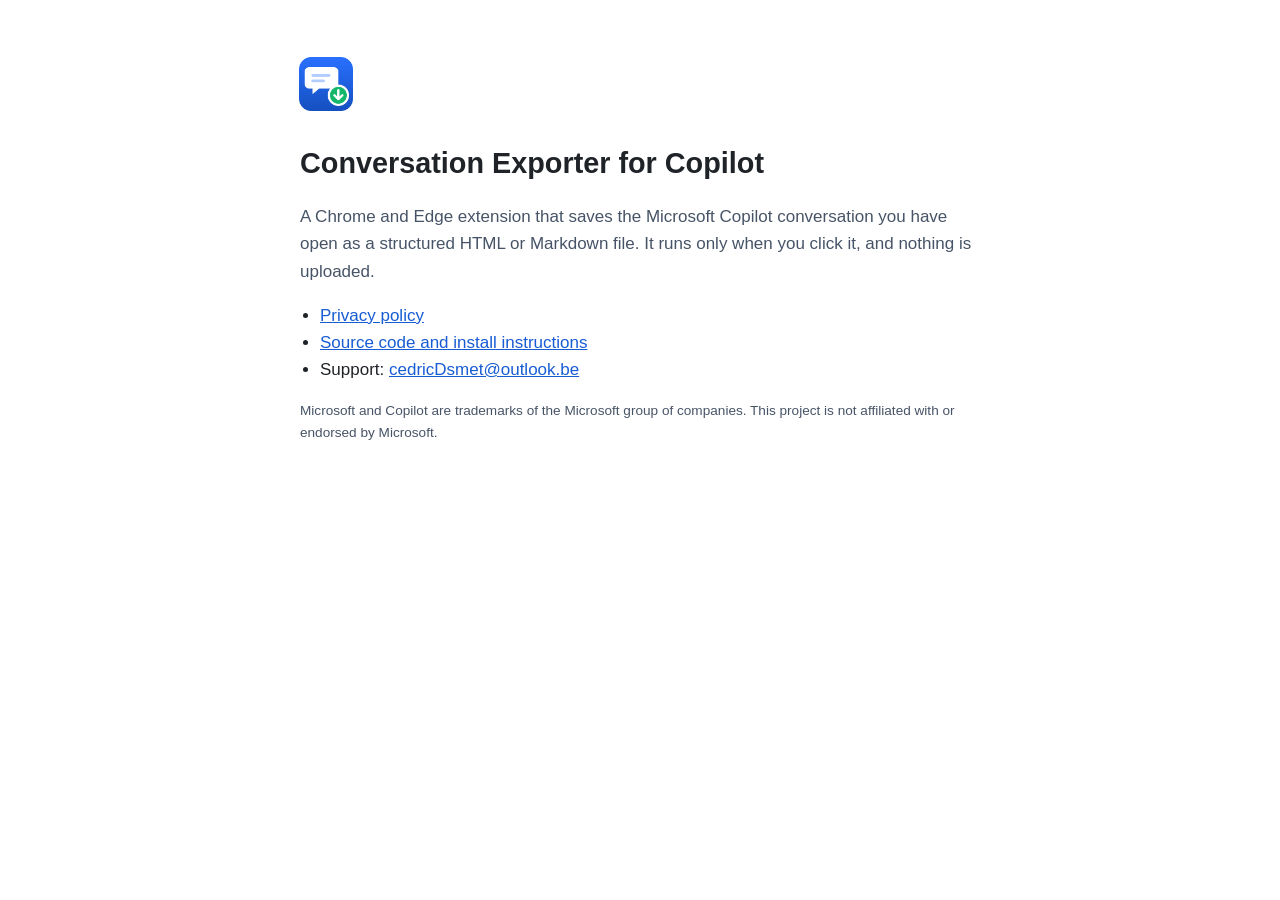
<file: docs/index.html>
<!doctype html>
<html lang="en">
<head>
<meta charset="utf-8">
<meta name="viewport" content="width=device-width,initial-scale=1">
<title>Conversation Exporter for Copilot</title>
<link rel="icon" href="icon.png">
<style>
  body{font:17px/1.6 -apple-system,"Segoe UI",Roboto,Helvetica,Arial,sans-serif;color:#1f2328;background:#fff;margin:0;padding:48px 16px}
  main{max-width:680px;margin:0 auto}
  img.logo{width:72px;height:72px;margin:0 0 12px -10px}
  h1{font-size:1.8rem;margin:0 0 8px}
  p{color:#475467}
  a{color:#175cd3}
  ul{padding-left:20px}
  @media (prefers-color-scheme:dark){body{background:#111418;color:#e6e8eb}p{color:#98a2b3}a{color:#7aa7ff}}
</style>
</head>
<body>
<main>
<img class="logo" src="icon.png" alt="">
<h1>Conversation Exporter for Copilot</h1>
<p>A Chrome and Edge extension that saves the Microsoft Copilot conversation you have open as a structured HTML or Markdown file. It runs only when you click it, and nothing is uploaded.</p>
<ul>
  <li><a href="privacy-policy.html">Privacy policy</a></li>
  <li><a href="https://github.com/CedricDsmet/conversation-exporter-for-copilot">Source code and install instructions</a></li>
  <li>Support: <a href="mailto:cedricDsmet@outlook.be">cedricDsmet@outlook.be</a></li>
</ul>
<p style="font-size:.85rem">Microsoft and Copilot are trademarks of the Microsoft group of companies. This project is not affiliated with or endorsed by Microsoft.</p>
</main>
</body>
</html>
</file>
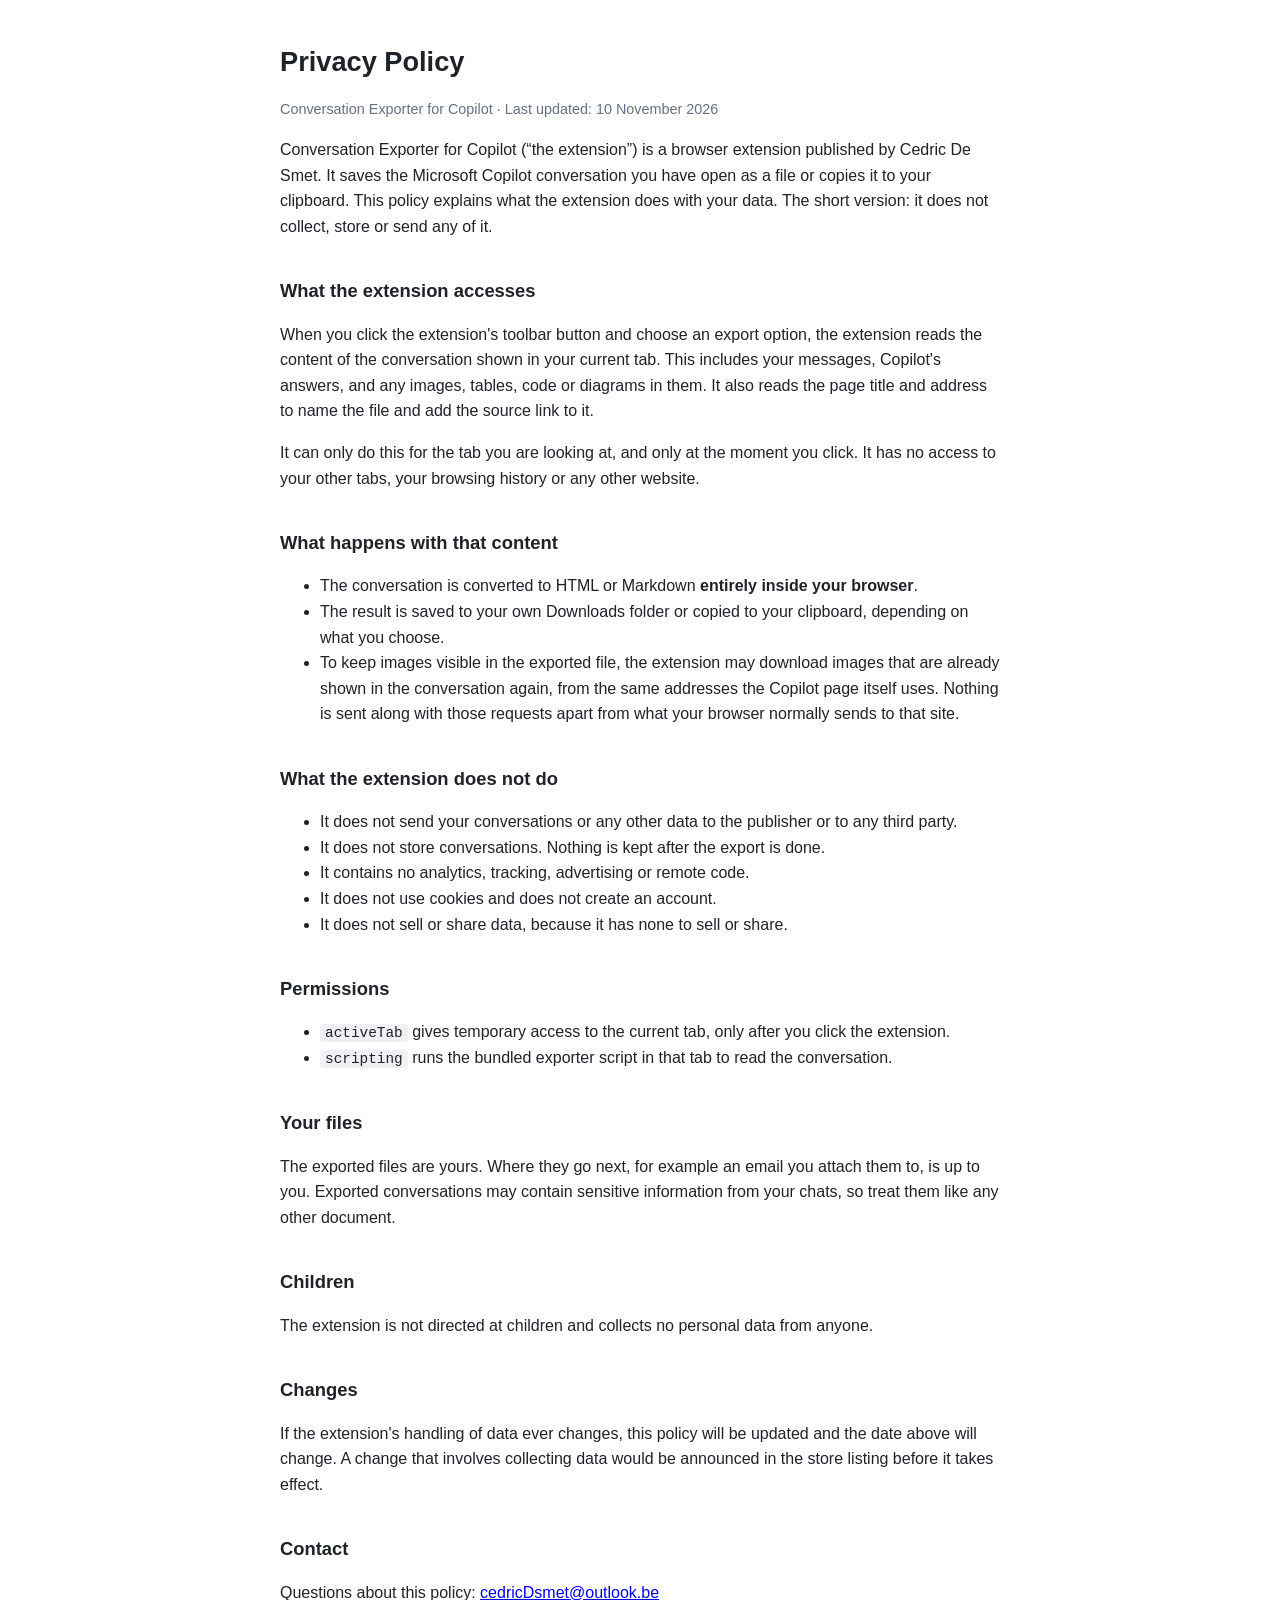
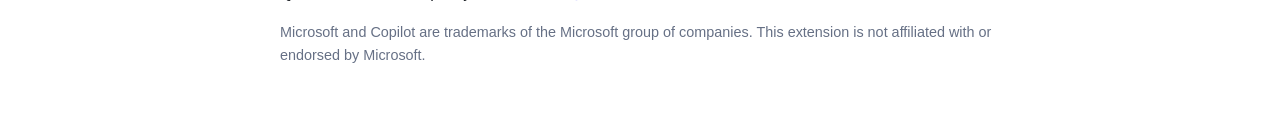
<file: docs/privacy-policy.html>
<!doctype html>
<html lang="en">
<head>
<meta charset="utf-8">
<meta name="viewport" content="width=device-width,initial-scale=1">
<title>Privacy Policy – Conversation Exporter for Copilot</title>
<style>
  body{font:16px/1.6 -apple-system,"Segoe UI",Roboto,Helvetica,Arial,sans-serif;color:#1f2328;background:#fff;margin:0;padding:40px 16px}
  main{max-width:720px;margin:0 auto}
  h1{font-size:1.7rem;margin:0 0 4px}
  h2{font-size:1.15rem;margin:2em 0 .4em}
  .meta{color:#667085;font-size:.9rem}
  code{background:#eef0f3;padding:1px 5px;border-radius:4px;font-size:.9em}
  @media (prefers-color-scheme:dark){body{background:#111418;color:#e6e8eb}.meta{color:#98a2b3}code{background:#22272e}a{color:#7aa7ff}}
</style>
</head>
<body>
<main>
<h1>Privacy Policy</h1>
<p class="meta">Conversation Exporter for Copilot · Last updated: 10 November 2026</p>

<p>Conversation Exporter for Copilot (“the extension”) is a browser extension published by Cedric De Smet. It saves the Microsoft Copilot conversation you have open as a file or copies it to your clipboard. This policy explains what the extension does with your data. The short version: it does not collect, store or send any of it.</p>

<h2>What the extension accesses</h2>
<p>When you click the extension's toolbar button and choose an export option, the extension reads the content of the conversation shown in your current tab. This includes your messages, Copilot's answers, and any images, tables, code or diagrams in them. It also reads the page title and address to name the file and add the source link to it.</p>
<p>It can only do this for the tab you are looking at, and only at the moment you click. It has no access to your other tabs, your browsing history or any other website.</p>

<h2>What happens with that content</h2>
<ul>
  <li>The conversation is converted to HTML or Markdown <strong>entirely inside your browser</strong>.</li>
  <li>The result is saved to your own Downloads folder or copied to your clipboard, depending on what you choose.</li>
  <li>To keep images visible in the exported file, the extension may download images that are already shown in the conversation again, from the same addresses the Copilot page itself uses. Nothing is sent along with those requests apart from what your browser normally sends to that site.</li>
</ul>

<h2>What the extension does not do</h2>
<ul>
  <li>It does not send your conversations or any other data to the publisher or to any third party.</li>
  <li>It does not store conversations. Nothing is kept after the export is done.</li>
  <li>It contains no analytics, tracking, advertising or remote code.</li>
  <li>It does not use cookies and does not create an account.</li>
  <li>It does not sell or share data, because it has none to sell or share.</li>
</ul>

<h2>Permissions</h2>
<ul>
  <li><code>activeTab</code> gives temporary access to the current tab, only after you click the extension.</li>
  <li><code>scripting</code> runs the bundled exporter script in that tab to read the conversation.</li>
</ul>

<h2>Your files</h2>
<p>The exported files are yours. Where they go next, for example an email you attach them to, is up to you. Exported conversations may contain sensitive information from your chats, so treat them like any other document.</p>

<h2>Children</h2>
<p>The extension is not directed at children and collects no personal data from anyone.</p>

<h2>Changes</h2>
<p>If the extension's handling of data ever changes, this policy will be updated and the date above will change. A change that involves collecting data would be announced in the store listing before it takes effect.</p>

<h2>Contact</h2>
<p>Questions about this policy: <a href="mailto:cedricDsmet@outlook.be">cedricDsmet@outlook.be</a></p>

<p class="meta">Microsoft and Copilot are trademarks of the Microsoft group of companies. This extension is not affiliated with or endorsed by Microsoft.</p>
</main>
</body>
</html>
</file>
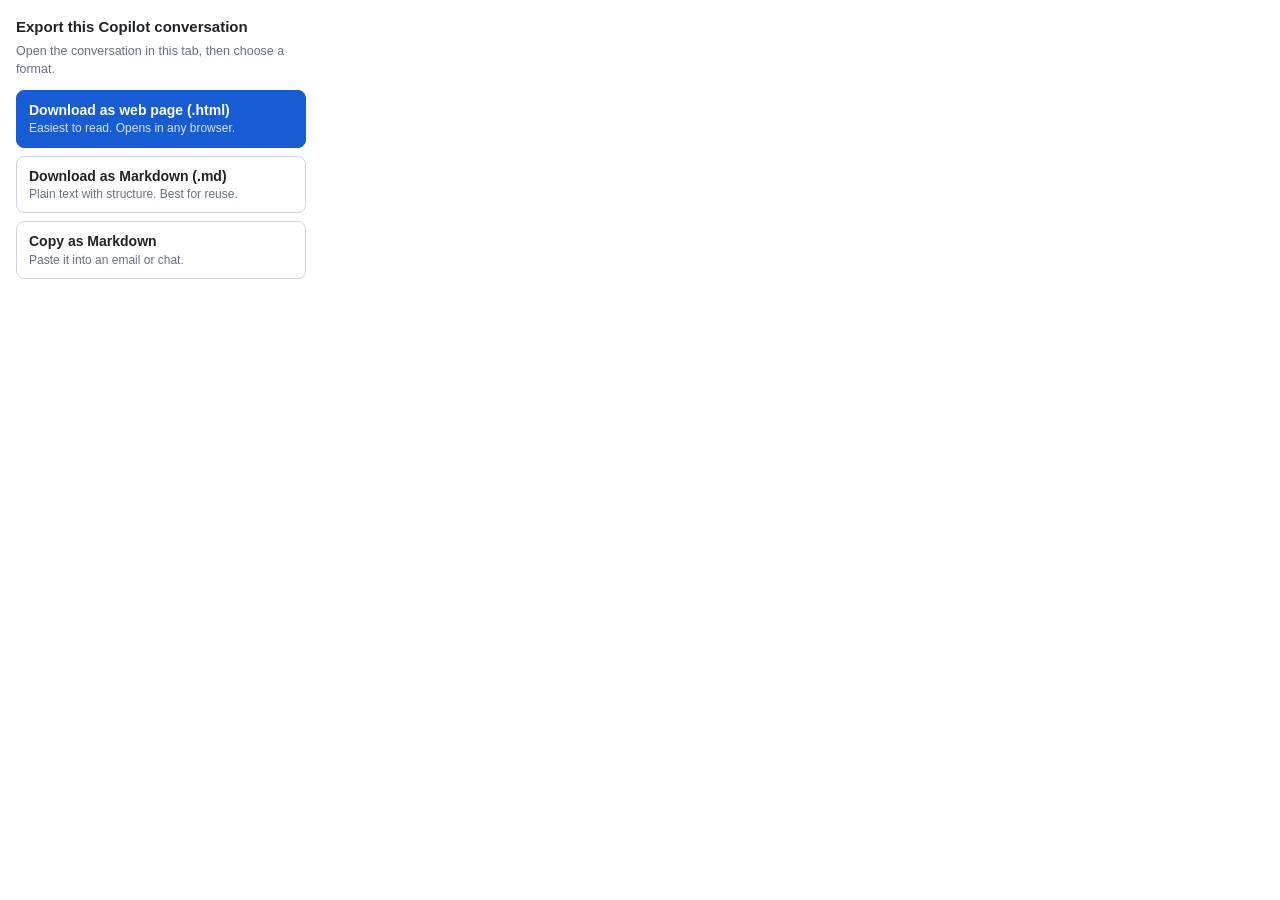
<file: extension/popup.html>
<!doctype html>
<html lang="en">
  <head>
    <meta charset="utf-8" />
    <style>
      body {
        font: 14px/1.45 -apple-system, "Segoe UI", Roboto, Helvetica, Arial, sans-serif;
        width: 290px;
        margin: 0;
        padding: 16px;
        color: #1f2328;
      }
      h1 {
        font-size: 15px;
        margin: 0 0 4px;
      }
      p {
        margin: 0 0 12px;
        color: #667085;
        font-size: 12.5px;
      }
      button {
        display: block;
        width: 100%;
        padding: 9px 12px;
        margin: 0 0 8px;
        font: inherit;
        font-weight: 600;
        border-radius: 8px;
        border: 1px solid #d0d5dd;
        background: #fff;
        color: #1f2328;
        cursor: pointer;
        text-align: left;
      }
      button small {
        display: block;
        font-weight: 400;
        color: #667085;
        font-size: 12px;
      }
      button.primary {
        background: #175cd3;
        border-color: #175cd3;
        color: #fff;
      }
      button.primary small {
        color: #d6e4ff;
      }
      button:disabled {
        opacity: 0.55;
        cursor: wait;
      }
      #status {
        min-height: 18px;
        margin: 4px 0 0;
        font-size: 12.5px;
        color: #475467;
      }
      #status.error {
        color: #b42318;
      }
      #status.ok {
        color: #067647;
      }
    </style>
  </head>
  <body>
    <h1>Export this Copilot conversation</h1>
    <p>Open the conversation in this tab, then choose a format.</p>
    <button class="primary" data-format="html">
      Download as web page (.html)
      <small>Easiest to read. Opens in any browser.</small>
    </button>
    <button data-format="md">
      Download as Markdown (.md)
      <small>Plain text with structure. Best for reuse.</small>
    </button>
    <button data-format="copy">
      Copy as Markdown
      <small>Paste it into an email or chat.</small>
    </button>
    <div id="status"></div>
    <script src="popup.js"></script>
  </body>
</html>
</file>
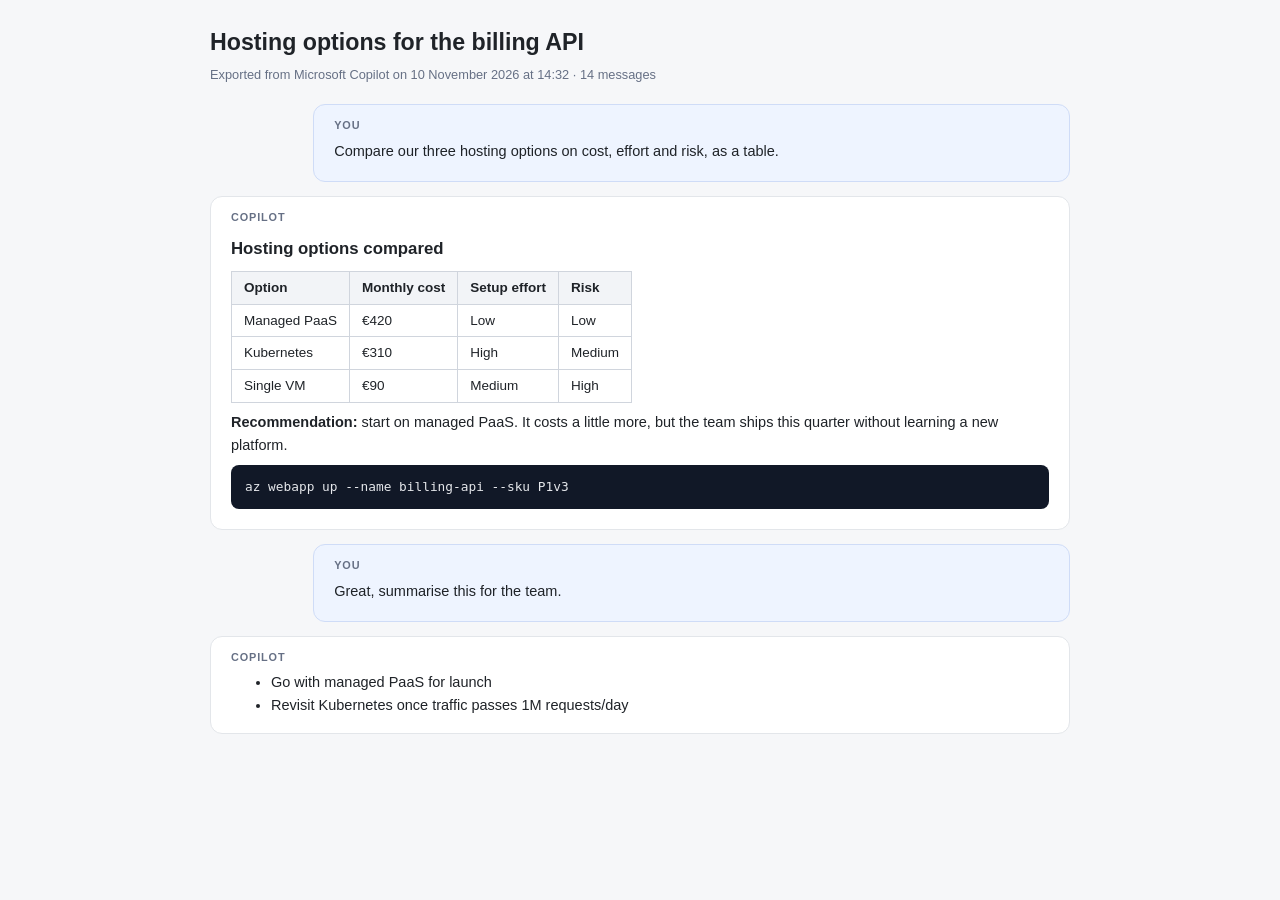
<file: store/source/shots/export.html>
<!doctype html><html><head><meta charset="utf-8"><style>body{font:16px/1.6 -apple-system,"Segoe UI",Roboto,Helvetica,Arial,sans-serif;color:#1f2328;background:#f6f7f9;margin:0;padding:24px 28px}
main{max-width:860px;margin:0 auto}h1{font-size:1.45rem;margin:0 0 4px}.meta{color:#667085;font-size:.8rem;margin-bottom:18px}
.msg{background:#fff;border:1px solid #e3e6ea;border-radius:12px;padding:12px 20px;margin:0 0 14px;font-size:14.5px}.msg.user{background:#eef4ff;border-color:#cfdcf7;margin-left:12%}
.role{font-size:.68rem;font-weight:700;letter-spacing:.08em;text-transform:uppercase;color:#667085;margin-bottom:4px}
.msg h3{font-size:1.05rem;margin:.6em 0 .4em}table{border-collapse:collapse;margin:.6em 0;font-size:13.5px}th,td{border:1px solid #d0d5dd;padding:5px 12px;text-align:left}th{background:#f2f4f7}
pre{background:#111827;color:#e5e7eb;padding:12px 14px;border-radius:8px;font-size:.8rem;margin:.6em 0}code{font-family:ui-monospace,SFMono-Regular,Consolas,Menlo,monospace}p{margin:.4em 0}ul{margin:.3em 0}</style></head><body><main>
<h1>Hosting options for the billing API</h1><div class="meta">Exported from Microsoft Copilot on 10 November 2026 at 14:32 · 14 messages</div>
<section class="msg user"><div class="role">You</div><p>Compare our three hosting options on cost, effort and risk, as a table.</p></section>
<section class="msg"><div class="role">Copilot</div><h3>Hosting options compared</h3>
<table><tr><th>Option</th><th>Monthly cost</th><th>Setup effort</th><th>Risk</th></tr><tr><td>Managed PaaS</td><td>€420</td><td>Low</td><td>Low</td></tr><tr><td>Kubernetes</td><td>€310</td><td>High</td><td>Medium</td></tr><tr><td>Single VM</td><td>€90</td><td>Medium</td><td>High</td></tr></table>
<p><b>Recommendation:</b> start on managed PaaS. It costs a little more, but the team ships this quarter without learning a new platform.</p>
<pre><code>az webapp up --name billing-api --sku P1v3</code></pre></section>
<section class="msg user"><div class="role">You</div><p>Great, summarise this for the team.</p></section>
<section class="msg"><div class="role">Copilot</div><ul><li>Go with managed PaaS for launch</li><li>Revisit Kubernetes once traffic passes 1M requests/day</li></ul></section>
</main></body></html>
</file>
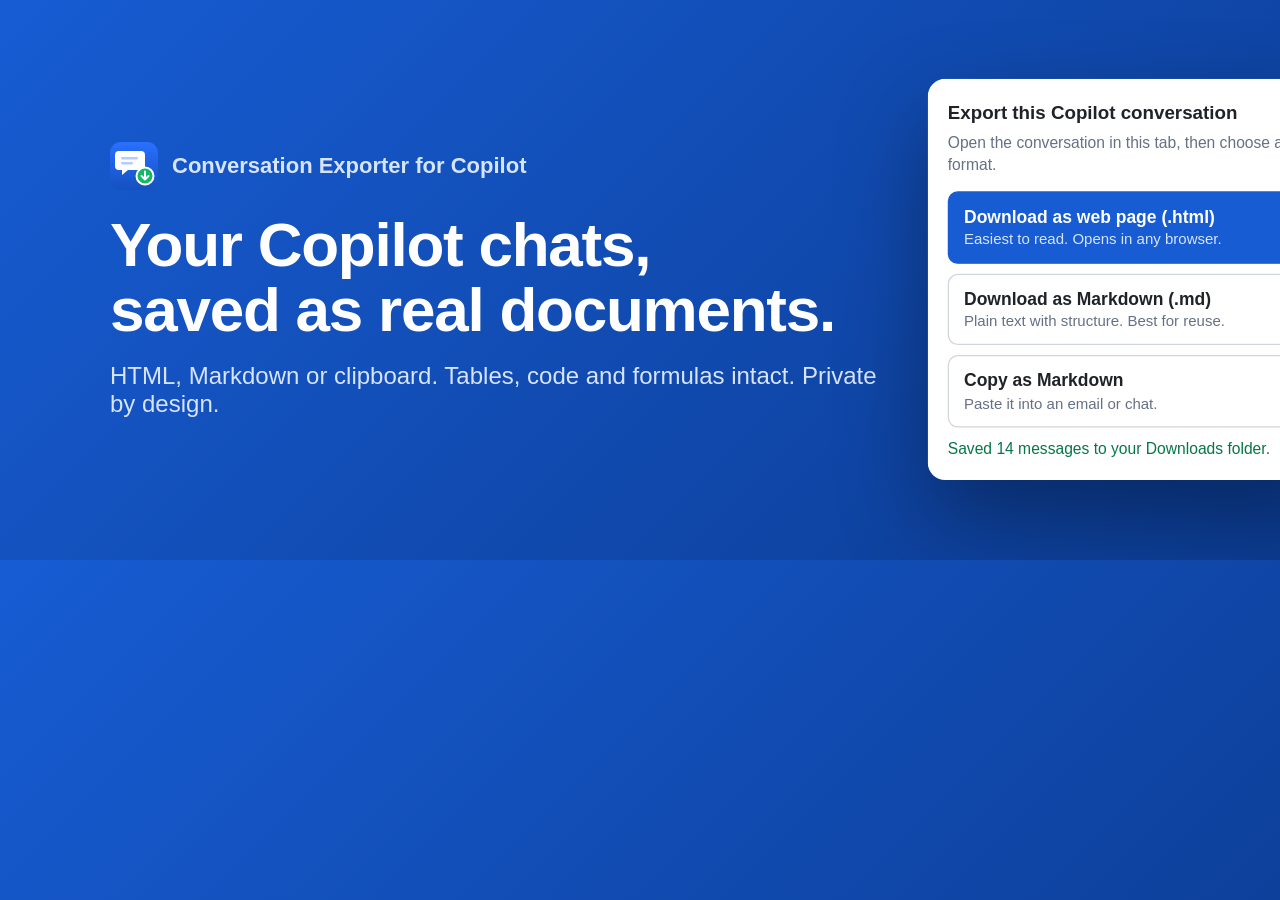
<file: store/source/shots/promo-marquee.html>
<!doctype html><html><head><meta charset="utf-8"><link rel="stylesheet" href="popup.css"><style>*{box-sizing:border-box}html,body{margin:0;width:1400px;height:560px;overflow:hidden}
body{font-family:-apple-system,"Segoe UI",Roboto,Helvetica,Arial,sans-serif;background:linear-gradient(135deg,#175cd3,#0b3a8f);color:#fff;display:flex;align-items:center;padding:0 110px;gap:80px}
.l{flex:1}.brand{display:flex;align-items:center;gap:14px;font-size:22px;font-weight:600;color:#d6e4ff;margin-bottom:22px}.brand img{width:64px;height:64px;margin:-8px}
h1{font-size:62px;line-height:1.05;margin:0 0 20px;letter-spacing:-.02em}p{font-size:24px;color:#d6e4ff;margin:0}
.card{border-radius:14px;overflow:hidden;box-shadow:0 30px 70px rgba(0,0,0,.35);transform:scale(1.25);transform-origin:center}</style></head><body>
<div class="l"><div class="brand"><img src="icon.svg">Conversation Exporter for Copilot</div><h1>Your Copilot chats,<br>saved as real documents.</h1><p>HTML, Markdown or clipboard. Tables, code and formulas intact. Private by design.</p></div>
<div class="card"><div class="popup"><h2>Export this Copilot conversation</h2><p>Open the conversation in this tab, then choose a format.</p><div class="b primary">Download as web page (.html)<small>Easiest to read. Opens in any browser.</small></div><div class="b">Download as Markdown (.md)<small>Plain text with structure. Best for reuse.</small></div><div class="b">Copy as Markdown<small>Paste it into an email or chat.</small></div><div class="st">Saved 14 messages to your Downloads folder.</div></div></div></body></html>
</file>
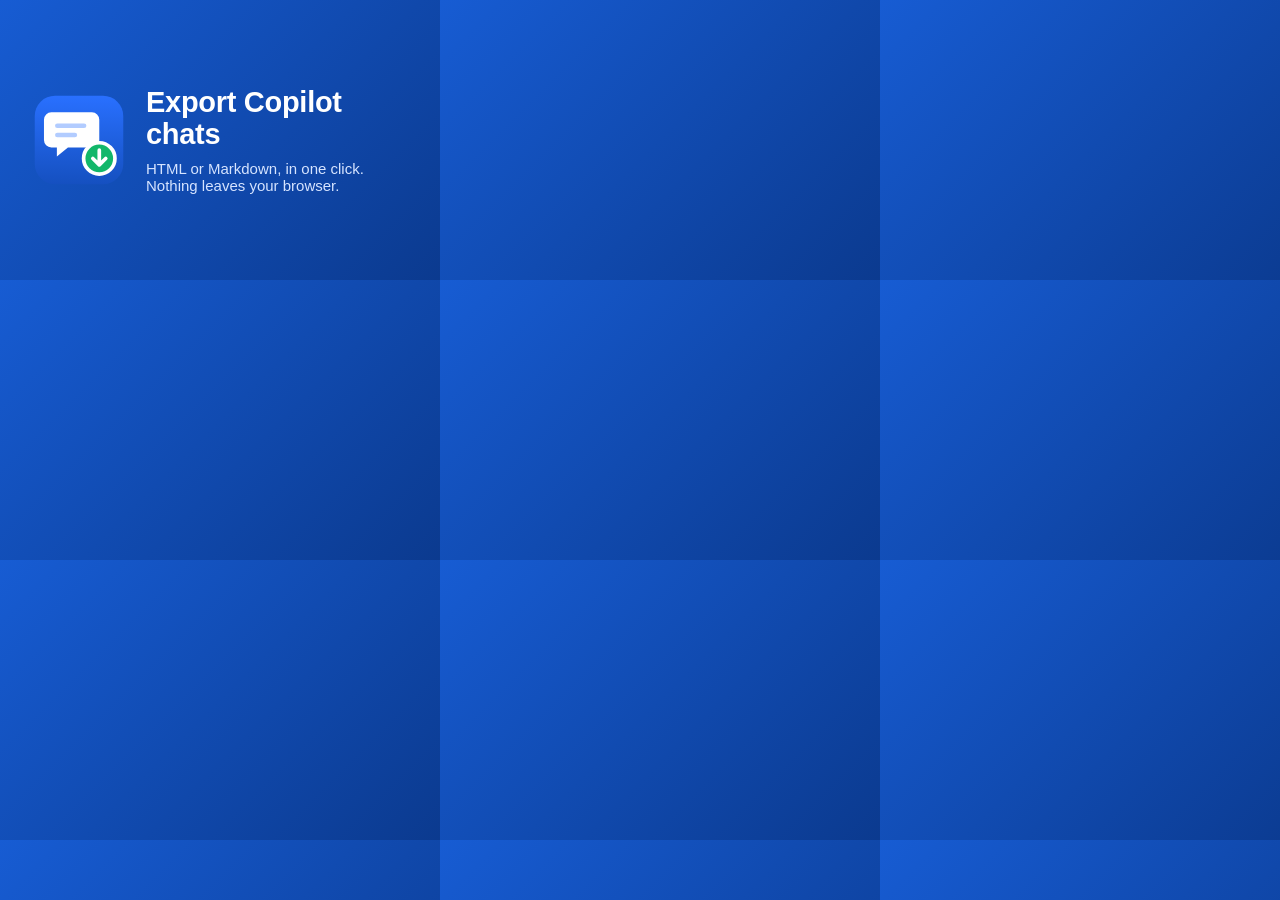
<file: store/source/shots/promo-small.html>
<!doctype html><html><head><meta charset="utf-8"><style>*{box-sizing:border-box}html,body{margin:0;width:440px;height:280px;overflow:hidden}
body{font-family:-apple-system,"Segoe UI",Roboto,Helvetica,Arial,sans-serif;background:linear-gradient(135deg,#175cd3,#0b3a8f);color:#fff;display:flex;align-items:center;padding:0 34px;gap:22px}
img{width:118px;height:118px;flex:none;margin:-14px}h1{font-size:29px;line-height:1.12;margin:0 0 10px;letter-spacing:-.01em}p{margin:0;font-size:15px;color:#d6e4ff}</style></head><body>
<img src="icon.svg"><div><h1>Export Copilot chats</h1><p>HTML or Markdown, in one click. Nothing leaves your browser.</p></div></body></html>
</file>
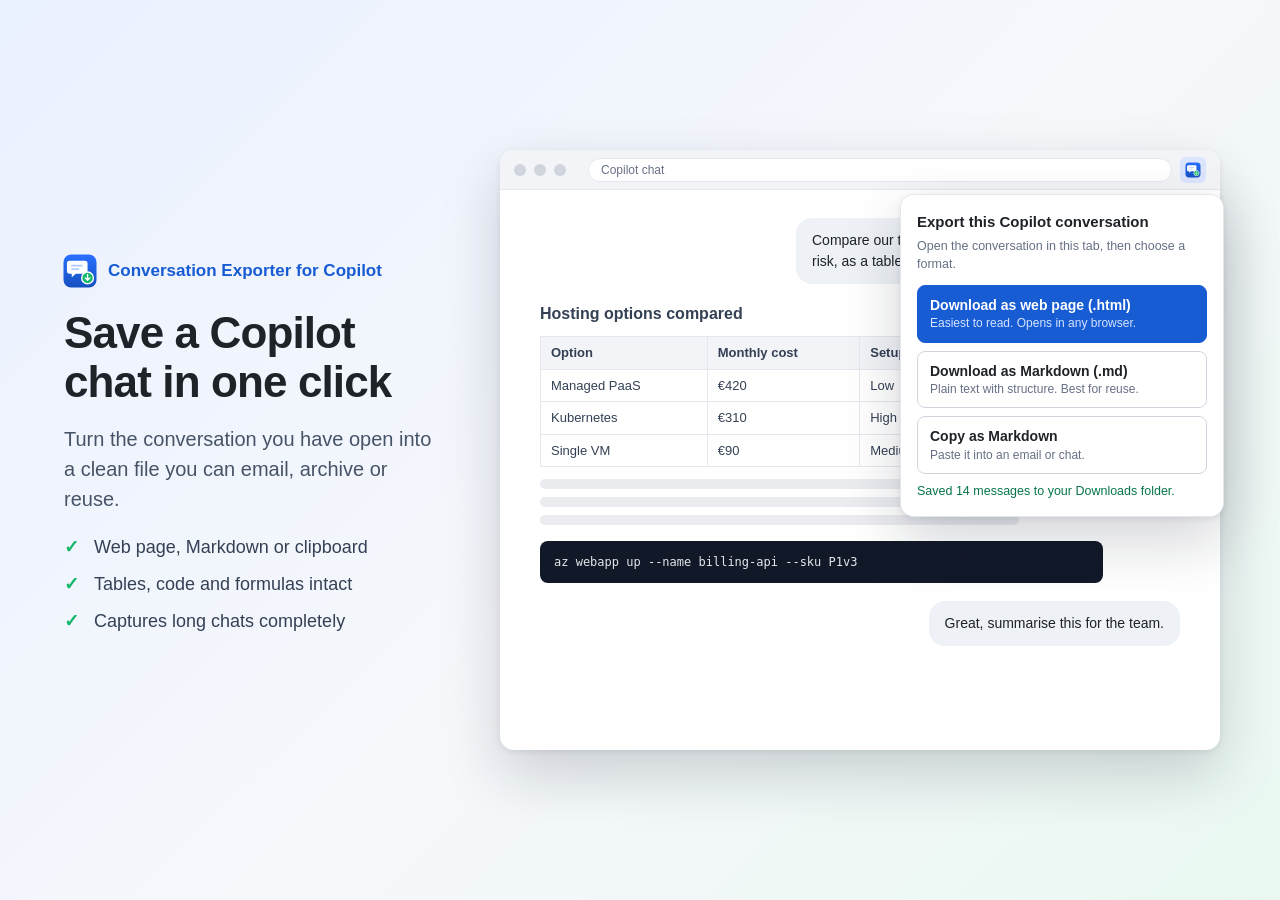
<file: store/source/shots/s1.html>
<!doctype html><html><head><meta charset="utf-8"><link rel="stylesheet" href="base.css"><link rel="stylesheet" href="popup.css"></head><body>
<div class="wrap"><div class="copy"><div class="brand"><img src="icon.svg">Conversation Exporter for Copilot</div>
<h1>Save a Copilot chat in one click</h1><p>Turn the conversation you have open into a clean file you can email, archive or reuse.</p>
<ul><li>Web page, Markdown or clipboard</li><li>Tables, code and formulas intact</li><li>Captures long chats completely</li></ul></div>
<div class="stage"><div class="window" style="left:0;top:20px;width:720px;height:600px"><div class="chrome"><i></i><i></i><i></i><div class="url">Copilot chat</div><div class="ext"><img src="icon.svg"></div></div><div style="padding:28px 40px;display:flex;flex-direction:column;gap:18px">
<div style="align-self:flex-end;background:#eef2f6;border-radius:16px;padding:12px 16px;max-width:60%;font-size:14px">Compare our three hosting options on cost, effort and risk, as a table.</div>
<div style="font-size:14px;color:#344054;max-width:88%"><b style="font-size:16px">Hosting options compared</b><table style="border-collapse:collapse;margin:10px 0;font-size:13px;width:100%"><tr style="background:#f2f4f7"><th style="border:1px solid #e4e7ec;padding:6px 10px;text-align:left">Option</th><th style="border:1px solid #e4e7ec;padding:6px 10px;text-align:left">Monthly cost</th><th style="border:1px solid #e4e7ec;padding:6px 10px;text-align:left">Setup effort</th><th style="border:1px solid #e4e7ec;padding:6px 10px;text-align:left">Risk</th></tr><tr><td style="border:1px solid #e4e7ec;padding:6px 10px">Managed PaaS</td><td style="border:1px solid #e4e7ec;padding:6px 10px">€420</td><td style="border:1px solid #e4e7ec;padding:6px 10px">Low</td><td style="border:1px solid #e4e7ec;padding:6px 10px">Low</td></tr><tr><td style="border:1px solid #e4e7ec;padding:6px 10px">Kubernetes</td><td style="border:1px solid #e4e7ec;padding:6px 10px">€310</td><td style="border:1px solid #e4e7ec;padding:6px 10px">High</td><td style="border:1px solid #e4e7ec;padding:6px 10px">Medium</td></tr><tr><td style="border:1px solid #e4e7ec;padding:6px 10px">Single VM</td><td style="border:1px solid #e4e7ec;padding:6px 10px">€90</td><td style="border:1px solid #e4e7ec;padding:6px 10px">Medium</td><td style="border:1px solid #e4e7ec;padding:6px 10px">High</td></tr></table>
<div style="height:10px;background:#eaecf0;border-radius:5px;width:92%;margin:12px 0 8px"></div><div style="height:10px;background:#eaecf0;border-radius:5px;width:78%;margin-bottom:8px"></div><div style="height:10px;background:#eaecf0;border-radius:5px;width:85%"></div>
<pre style="background:#111827;color:#e5e7eb;border-radius:8px;padding:12px 14px;font-size:12px;margin:16px 0 0">az webapp up --name billing-api --sku P1v3</pre></div>
<div style="align-self:flex-end;background:#eef2f6;border-radius:16px;padding:12px 16px;max-width:60%;font-size:14px">Great, summarise this for the team.</div>
</div></div>
<div class="window" style="right:-8px;top:64px;border:1px solid #e4e7ec"><div class="popup"><h2>Export this Copilot conversation</h2><p>Open the conversation in this tab, then choose a format.</p><div class="b primary">Download as web page (.html)<small>Easiest to read. Opens in any browser.</small></div><div class="b">Download as Markdown (.md)<small>Plain text with structure. Best for reuse.</small></div><div class="b">Copy as Markdown<small>Paste it into an email or chat.</small></div><div class="st">Saved 14 messages to your Downloads folder.</div></div></div></div></div></body></html>
</file>
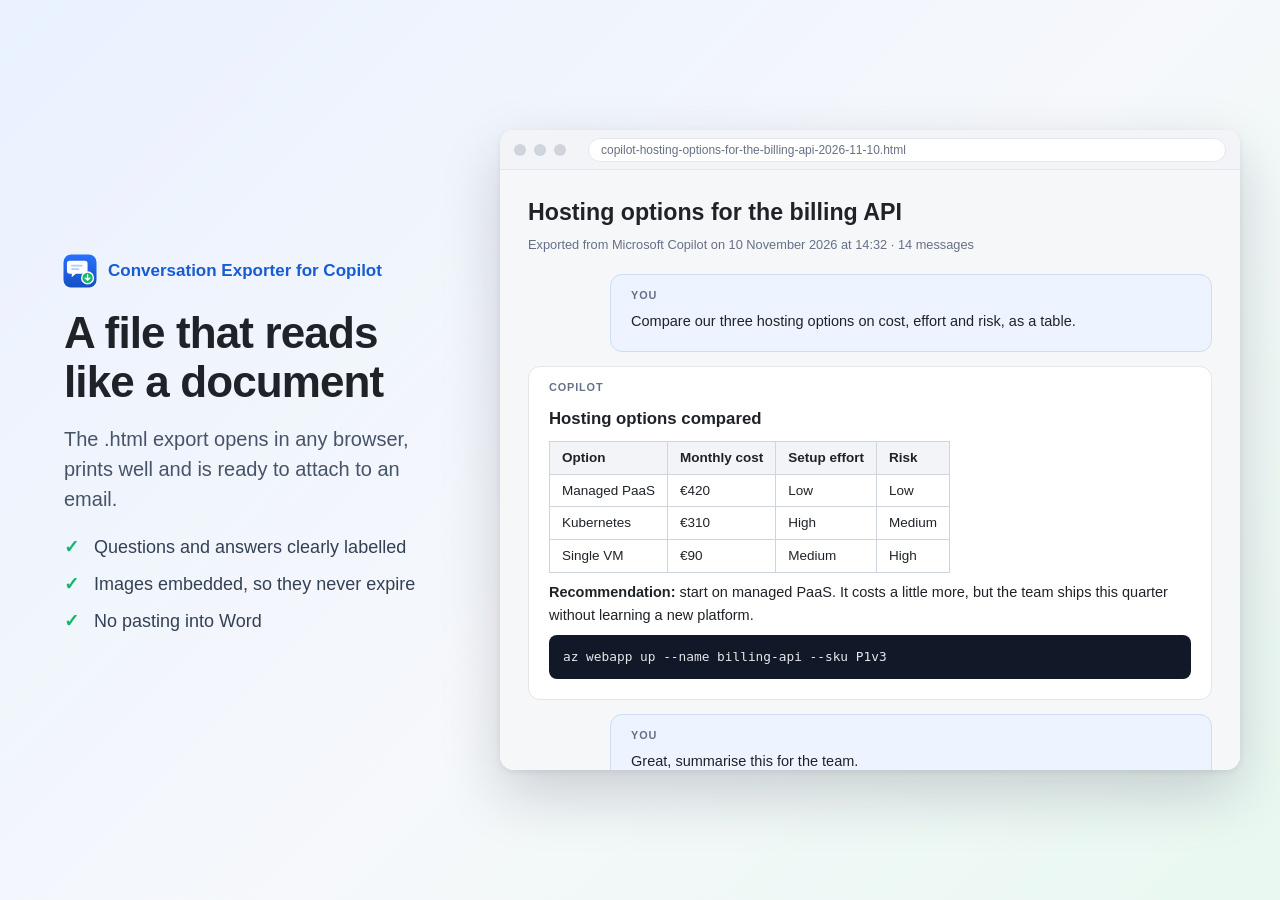
<file: store/source/shots/s2.html>
<!doctype html><html><head><meta charset="utf-8"><link rel="stylesheet" href="base.css"></head><body>
<div class="wrap"><div class="copy"><div class="brand"><img src="icon.svg">Conversation Exporter for Copilot</div>
<h1>A file that reads like a document</h1><p>The .html export opens in any browser, prints well and is ready to attach to an email.</p>
<ul><li>Questions and answers clearly labelled</li><li>Images embedded, so they never expire</li><li>No pasting into Word</li></ul></div>
<div class="stage"><div class="window" style="left:0;top:0;width:740px;height:640px"><div class="chrome"><i></i><i></i><i></i><div class="url">copilot-hosting-options-for-the-billing-api-2026-11-10.html</div></div>
<iframe src="export.html" style="border:0;width:100%;height:600px"></iframe></div></div></div></body></html>
</file>
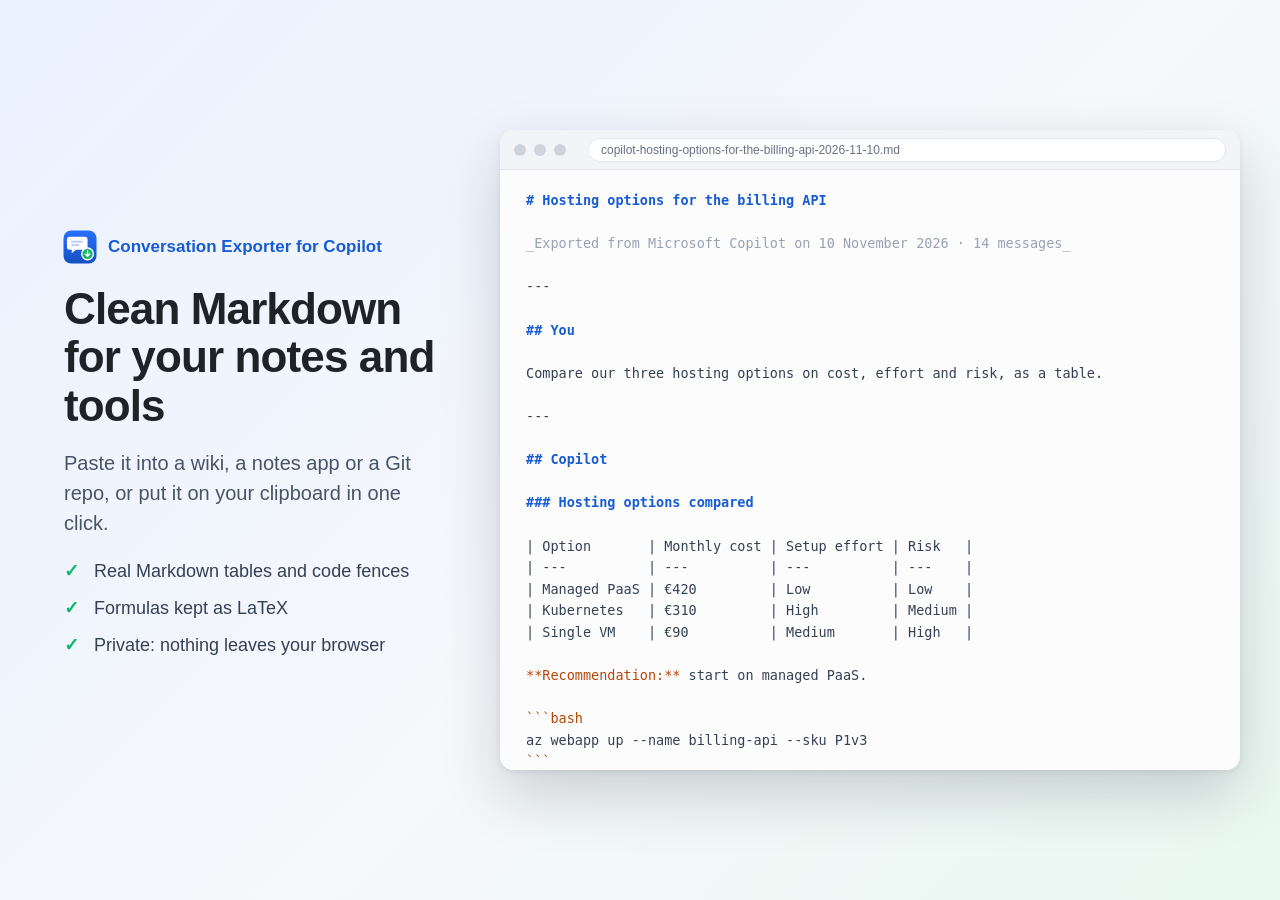
<file: store/source/shots/s3.html>
<!doctype html><html><head><meta charset="utf-8"><link rel="stylesheet" href="base.css">
<style>.md{font:13.5px/1.6 ui-monospace,SFMono-Regular,Menlo,Consolas,monospace;padding:20px 26px;white-space:pre;color:#344054;background:#fcfcfd}.h{color:#175cd3;font-weight:700}.c{color:#98a2b3}.k{color:#b54708}</style></head><body>
<div class="wrap"><div class="copy"><div class="brand"><img src="icon.svg">Conversation Exporter for Copilot</div>
<h1>Clean Markdown for your notes and tools</h1><p>Paste it into a wiki, a notes app or a Git repo, or put it on your clipboard in one click.</p>
<ul><li>Real Markdown tables and code fences</li><li>Formulas kept as LaTeX</li><li>Private: nothing leaves your browser</li></ul></div>
<div class="stage"><div class="window" style="left:0;top:0;width:740px;height:640px"><div class="chrome"><i></i><i></i><i></i><div class="url">copilot-hosting-options-for-the-billing-api-2026-11-10.md</div></div>
<div class="md"><span class="h"># Hosting options for the billing API</span>

<span class="c">_Exported from Microsoft Copilot on 10 November 2026 · 14 messages_</span>

---

<span class="h">## You</span>

Compare our three hosting options on cost, effort and risk, as a table.

---

<span class="h">## Copilot</span>

<span class="h">### Hosting options compared</span>

| Option       | Monthly cost | Setup effort | Risk   |
| ---          | ---          | ---          | ---    |
| Managed PaaS | €420         | Low          | Low    |
| Kubernetes   | €310         | High         | Medium |
| Single VM    | €90          | Medium       | High   |

<span class="k">**Recommendation:**</span> start on managed PaaS.

<span class="k">```bash</span>
az webapp up --name billing-api --sku P1v3
<span class="k">```</span>

Break-even: <span class="k">$C_{k8s} + E \cdot r &lt; C_{paas}$</span></div></div></div></div></body></html>
</file>
<file: store/source/shots/popup.css>
.popup{font:14px/1.45 -apple-system,"Segoe UI",Roboto,Helvetica,Arial,sans-serif;width:322px;padding:16px;color:#1f2328;background:#fff}
.popup h2{font-size:15px;margin:0 0 4px}
.popup p{margin:0 0 12px;color:#667085;font-size:12.5px}
.popup .b{display:block;width:100%;padding:9px 12px;margin:0 0 8px;font-weight:600;border-radius:8px;border:1px solid #d0d5dd;background:#fff;color:#1f2328;text-align:left}
.popup .b small{display:block;font-weight:400;color:#667085;font-size:12px}
.popup .b.primary{background:#175cd3;border-color:#175cd3;color:#fff}
.popup .b.primary small{color:#d6e4ff}
.popup .st{font-size:12.5px;color:#067647;min-height:18px}
</file>
<file: store/source/shots/base.css>
*{box-sizing:border-box}
html,body{margin:0;width:100%;height:100%;overflow:hidden}
body{font:16px/1.5 -apple-system,"Segoe UI",Roboto,Helvetica,Arial,sans-serif;color:#1f2328;background:linear-gradient(135deg,#eaf1ff 0%,#f6f8fb 55%,#e9f8f1 100%)}
.wrap{display:flex;height:100%;align-items:center;padding:0 64px;gap:56px}
.copy{flex:0 0 380px}
.copy h1{font-size:44px;line-height:1.1;margin:0 0 18px;letter-spacing:-.02em}
.copy p{font-size:20px;color:#475467;margin:0 0 14px}
.copy ul{padding:0;margin:20px 0 0;list-style:none;font-size:18px;color:#344054}
.copy li{margin:0 0 10px;padding-left:30px;position:relative}
.copy li:before{content:"✓";position:absolute;left:0;color:#12b76a;font-weight:800}
.brand{display:flex;align-items:center;gap:12px;font-weight:700;color:#175cd3;font-size:17px;margin-bottom:22px}
.brand img{width:44px;height:44px;margin:-6px}
.stage{flex:1;position:relative;height:640px}
.window{position:absolute;background:#fff;border-radius:14px;box-shadow:0 24px 60px rgba(16,24,40,.18),0 2px 6px rgba(16,24,40,.08);overflow:hidden}
.chrome{height:40px;background:#f2f4f7;border-bottom:1px solid #e4e7ec;display:flex;align-items:center;padding:0 14px;gap:8px}
.chrome i{width:12px;height:12px;border-radius:50%;background:#d0d5dd;display:block}
.chrome .url{margin-left:14px;flex:1;height:24px;border-radius:12px;background:#fff;border:1px solid #e4e7ec;font-size:12px;color:#667085;display:flex;align-items:center;padding:0 12px}
.chrome .ext{width:26px;height:26px;border-radius:6px;background:#dbe6fe;display:flex;align-items:center;justify-content:center}
.chrome .ext img{width:20px;height:20px}
</file>
